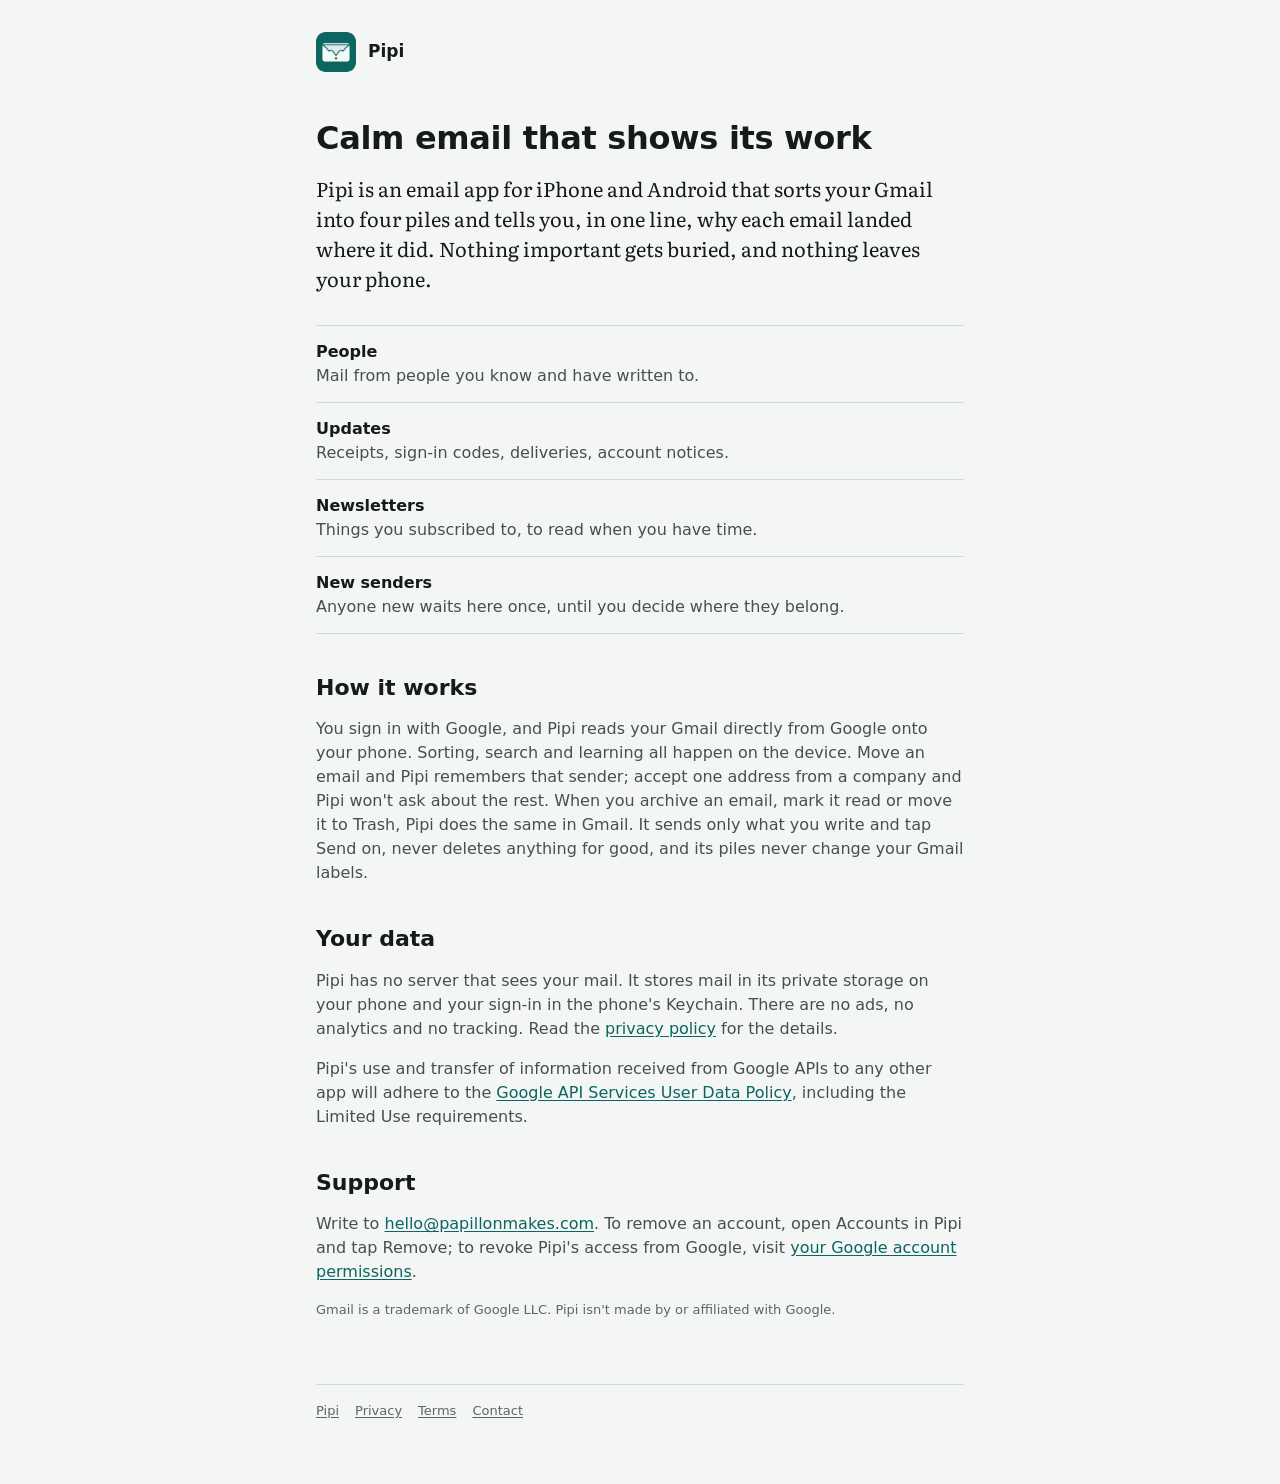
<file: index.html>
<!doctype html>
<html lang="en">
<head>
<meta charset="utf-8">
<meta name="viewport" content="width=device-width, initial-scale=1">
<title>Pipi, calm email for Gmail</title>
<meta name="description" content="Pipi sorts your Gmail into four piles on your phone and tells you why each email is where it is.">
<link rel="icon" href="icon-120.png">
<link rel="apple-touch-icon" href="icon-512.png">
<link rel="preconnect" href="https://fonts.googleapis.com">
<link rel="preconnect" href="https://fonts.gstatic.com" crossorigin>
<link href="https://fonts.googleapis.com/css2?family=Literata:opsz,wght@7..72,400;7..72,500&display=swap" rel="stylesheet">
<link rel="stylesheet" href="style.css">
</head>
<body>
<div class="wrap">
<header class="site"><a href="./"><img src="icon-120.png" alt=""><span>Pipi</span></a></header>

<h1>Calm email that shows its work</h1>
<p class="lede">Pipi is an email app for iPhone and Android that sorts your Gmail into four piles and tells you, in one line, why each email landed where it did. Nothing important gets buried, and nothing leaves your phone.</p>

<ul class="piles">
<li><b>People</b>Mail from people you know and have written to.</li>
<li><b>Updates</b>Receipts, sign-in codes, deliveries, account notices.</li>
<li><b>Newsletters</b>Things you subscribed to, to read when you have time.</li>
<li><b>New senders</b>Anyone new waits here once, until you decide where they belong.</li>
</ul>

<h2>How it works</h2>
<p>You sign in with Google, and Pipi reads your Gmail directly from Google onto your phone. Sorting, search and learning all happen on the device. Move an email and Pipi remembers that sender; accept one address from a company and Pipi won't ask about the rest. When you archive an email, mark it read or move it to Trash, Pipi does the same in Gmail. It sends only what you write and tap Send on, never deletes anything for good, and its piles never change your Gmail labels.</p>

<h2>Your data</h2>
<p>Pipi has no server that sees your mail. It stores mail in its private storage on your phone and your sign-in in the phone's Keychain. There are no ads, no analytics and no tracking. Read the <a href="privacy.html">privacy policy</a> for the details.</p>
<p>Pipi's use and transfer of information received from Google APIs to any other app will adhere to the <a href="https://developers.google.com/terms/api-services-user-data-policy">Google API Services User Data Policy</a>, including the Limited Use requirements.</p>

<h2>Support</h2>
<p>Write to <a href="mailto:hello@papillonmakes.com">hello@papillonmakes.com</a>. To remove an account, open Accounts in Pipi and tap Remove; to revoke Pipi's access from Google, visit <a href="https://myaccount.google.com/permissions">your Google account permissions</a>.</p>

<p class="meta">Gmail is a trademark of Google LLC. Pipi isn't made by or affiliated with Google.</p>

<footer class="site"><a href="./">Pipi</a><a href="privacy.html">Privacy</a><a href="terms.html">Terms</a><a href="mailto:hello@papillonmakes.com">Contact</a></footer>
</div>
</body>
</html>
</file>
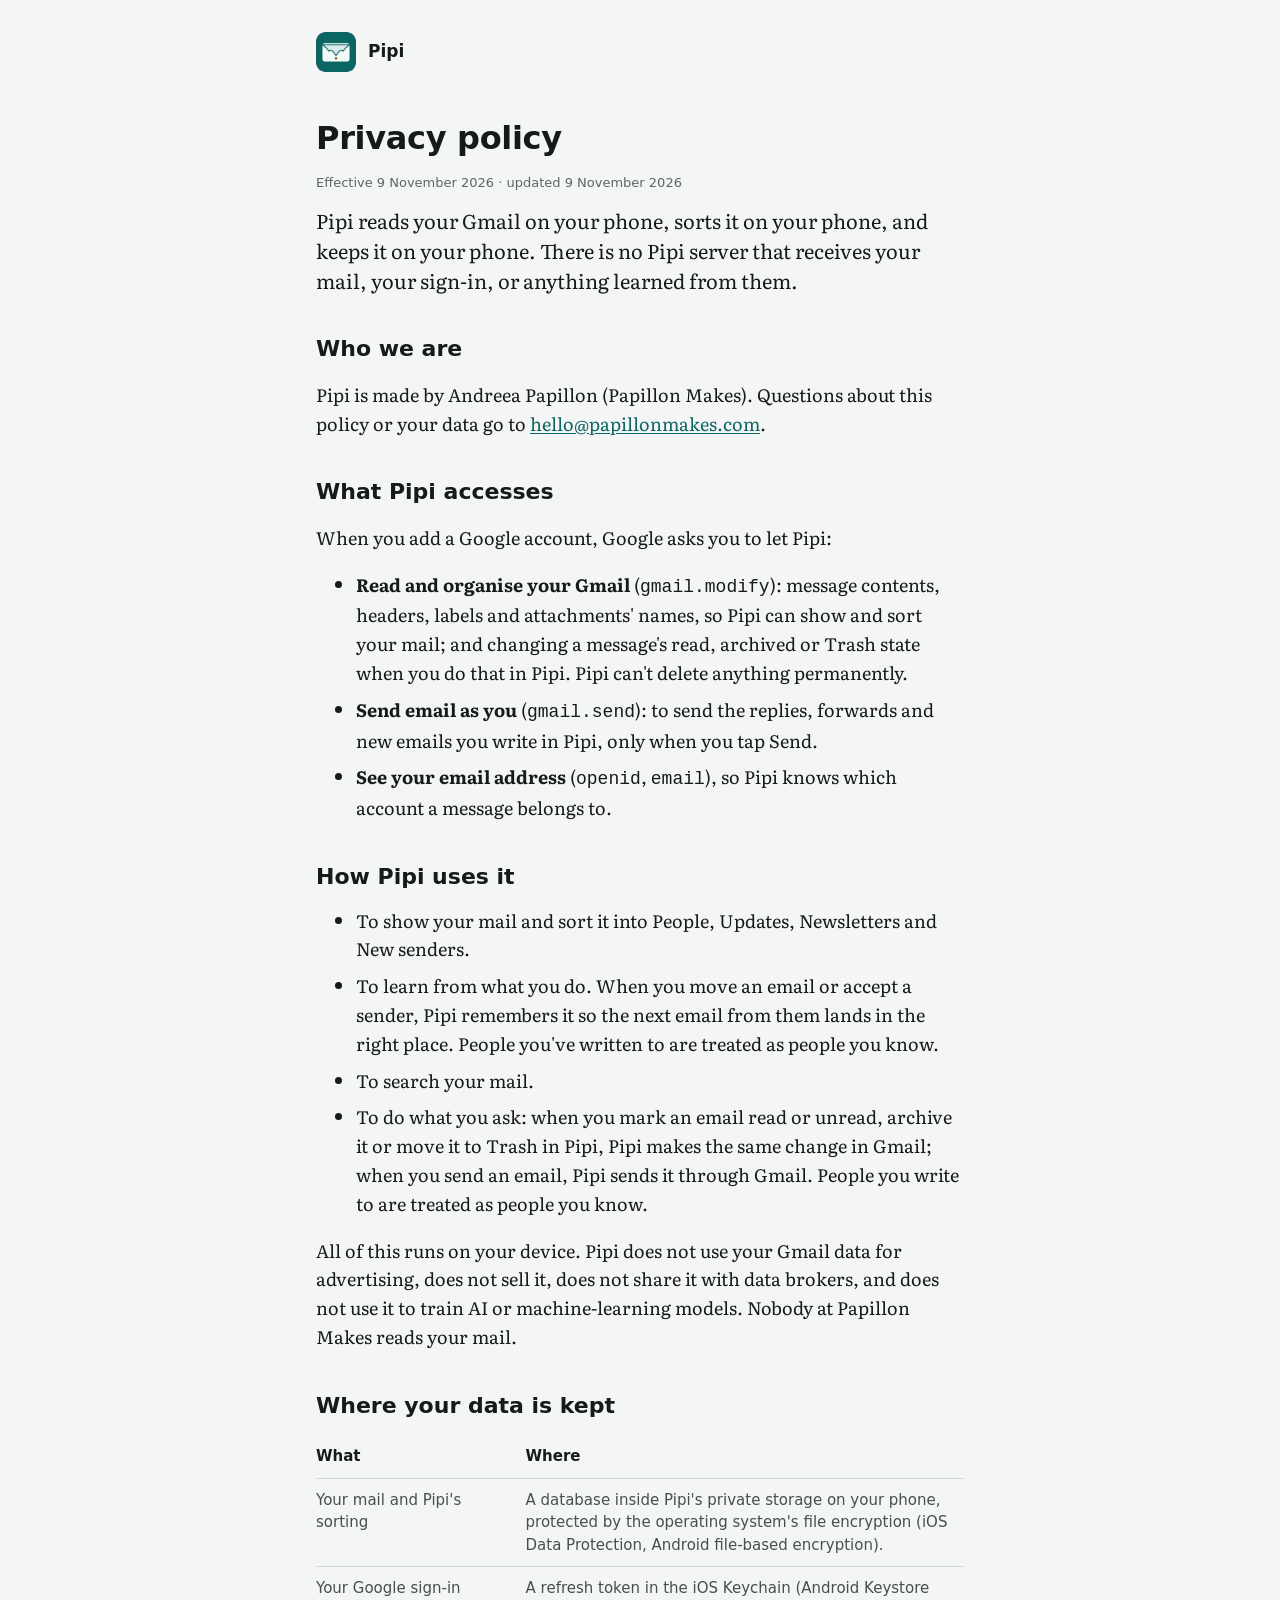
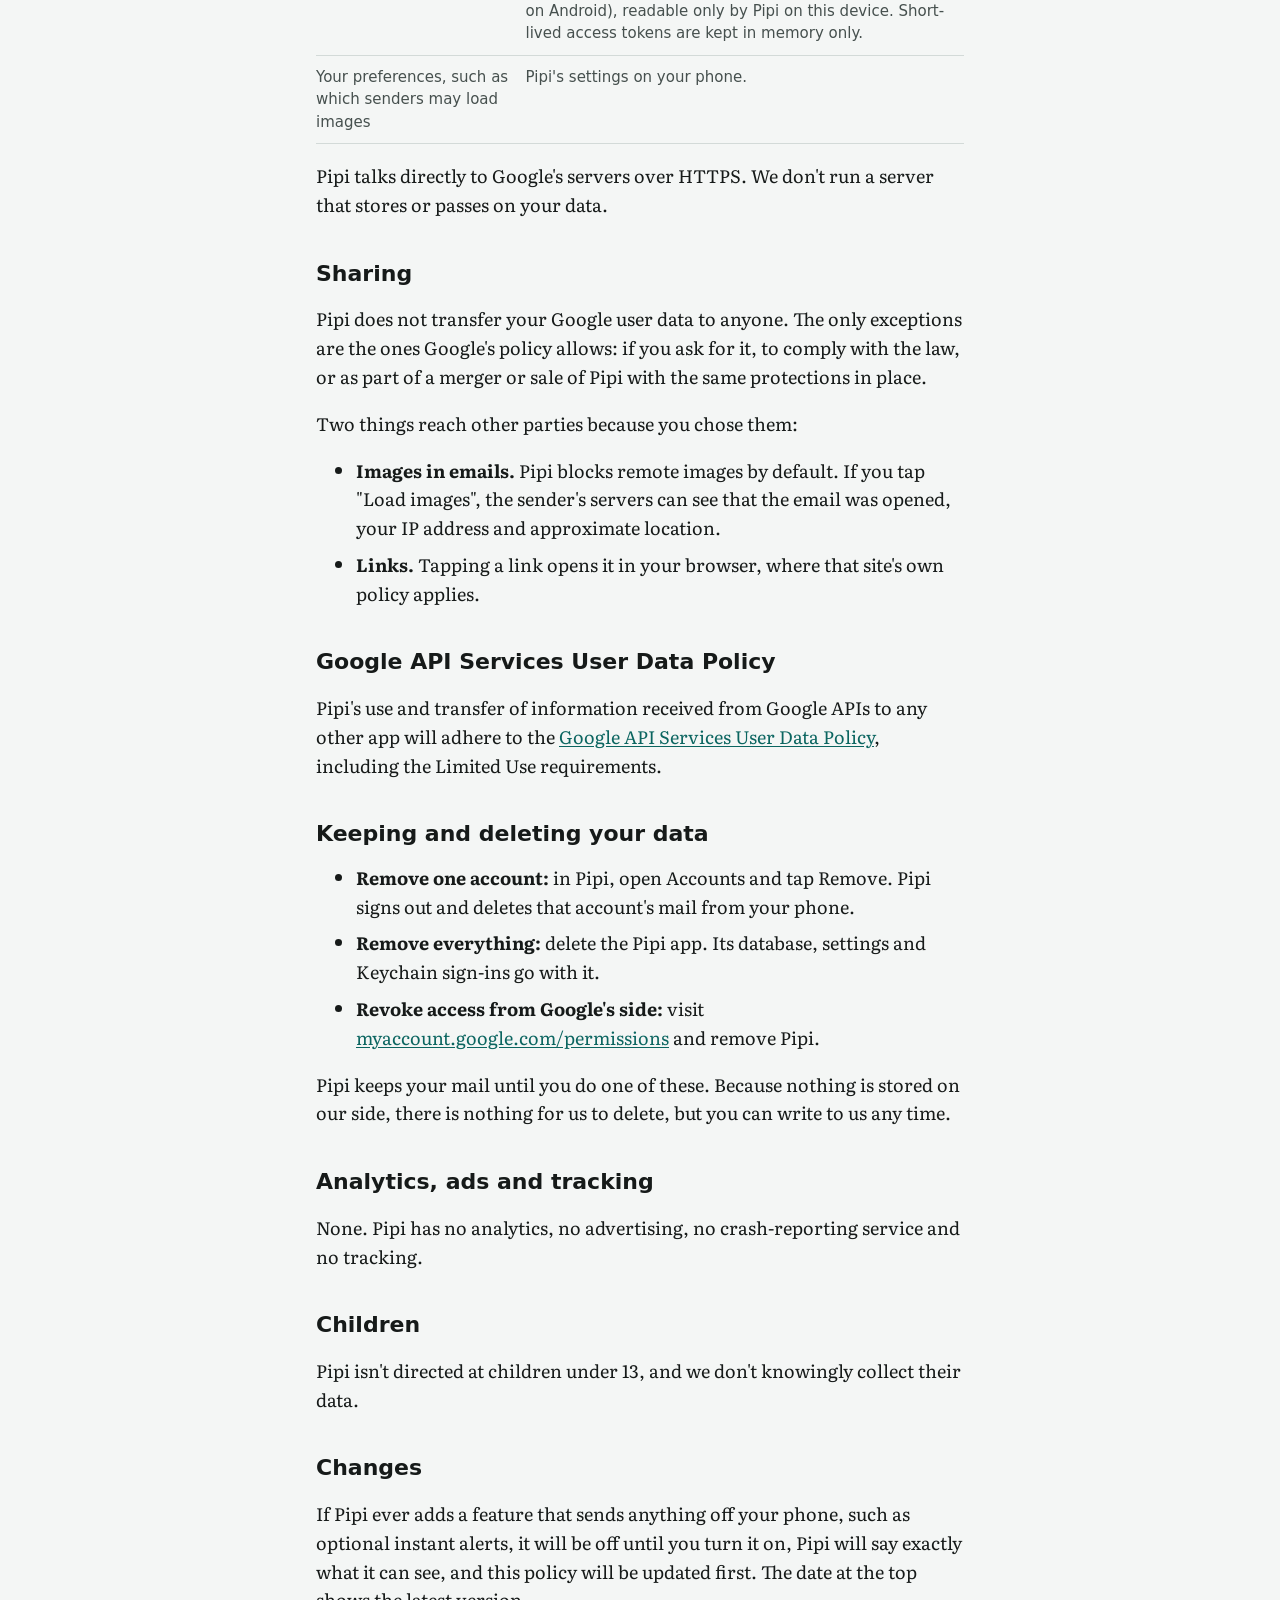
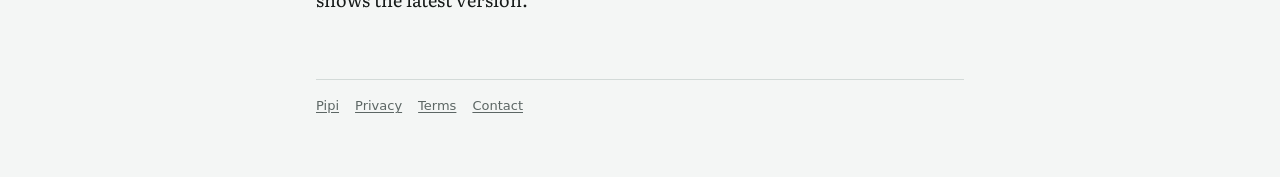
<file: privacy.html>
<!doctype html>
<html lang="en">
<head>
<meta charset="utf-8">
<meta name="viewport" content="width=device-width, initial-scale=1">
<title>Pipi privacy policy</title>
<meta name="description" content="How Pipi handles your Gmail: it reads mail on your phone, keeps it there, and sends it nowhere else.">
<link rel="icon" href="icon-120.png">
<link rel="apple-touch-icon" href="icon-512.png">
<link rel="preconnect" href="https://fonts.googleapis.com">
<link rel="preconnect" href="https://fonts.gstatic.com" crossorigin>
<link href="https://fonts.googleapis.com/css2?family=Literata:opsz,wght@7..72,400;7..72,500&display=swap" rel="stylesheet">
<link rel="stylesheet" href="style.css">
</head>
<body>
<div class="wrap">
<header class="site"><a href="./"><img src="icon-120.png" alt=""><span>Pipi</span></a></header>

<h1>Privacy policy</h1>
<p class="meta">Effective 9 November 2026 · updated 9 November 2026</p>

<p class="lede">Pipi reads your Gmail on your phone, sorts it on your phone, and keeps it on your phone. There is no Pipi server that receives your mail, your sign-in, or anything learned from them.</p>

<div class="letter">

<h2>Who we are</h2>
<p>Pipi is made by Andreea Papillon (Papillon Makes). Questions about this policy or your data go to <a href="mailto:hello@papillonmakes.com">hello@papillonmakes.com</a>.</p>

<h2>What Pipi accesses</h2>
<p>When you add a Google account, Google asks you to let Pipi:</p>
<ul>
<li><b>Read and organise your Gmail</b> (<code>gmail.modify</code>): message contents, headers, labels and attachments' names, so Pipi can show and sort your mail; and changing a message's read, archived or Trash state when you do that in Pipi. Pipi can't delete anything permanently.</li>
<li><b>Send email as you</b> (<code>gmail.send</code>): to send the replies, forwards and new emails you write in Pipi, only when you tap Send.</li>
<li><b>See your email address</b> (<code>openid</code>, <code>email</code>), so Pipi knows which account a message belongs to.</li>
</ul>

<h2>How Pipi uses it</h2>
<ul>
<li>To show your mail and sort it into People, Updates, Newsletters and New senders.</li>
<li>To learn from what you do. When you move an email or accept a sender, Pipi remembers it so the next email from them lands in the right place. People you've written to are treated as people you know.</li>
<li>To search your mail.</li>
<li>To do what you ask: when you mark an email read or unread, archive it or move it to Trash in Pipi, Pipi makes the same change in Gmail; when you send an email, Pipi sends it through Gmail. People you write to are treated as people you know.</li>
</ul>
<p>All of this runs on your device. Pipi does not use your Gmail data for advertising, does not sell it, does not share it with data brokers, and does not use it to train AI or machine-learning models. Nobody at Papillon Makes reads your mail.</p>

<h2>Where your data is kept</h2>
<table>
<tr><th>What</th><th>Where</th></tr>
<tr><td>Your mail and Pipi's sorting</td><td>A database inside Pipi's private storage on your phone, protected by the operating system's file encryption (iOS Data Protection, Android file-based encryption).</td></tr>
<tr><td>Your Google sign-in</td><td>A refresh token in the iOS Keychain (Android Keystore on Android), readable only by Pipi on this device. Short-lived access tokens are kept in memory only.</td></tr>
<tr><td>Your preferences, such as which senders may load images</td><td>Pipi's settings on your phone.</td></tr>
</table>
<p>Pipi talks directly to Google's servers over HTTPS. We don't run a server that stores or passes on your data.</p>

<h2>Sharing</h2>
<p>Pipi does not transfer your Google user data to anyone. The only exceptions are the ones Google's policy allows: if you ask for it, to comply with the law, or as part of a merger or sale of Pipi with the same protections in place.</p>

<p>Two things reach other parties because you chose them:</p>
<ul>
<li><b>Images in emails.</b> Pipi blocks remote images by default. If you tap "Load images", the sender's servers can see that the email was opened, your IP address and approximate location.</li>
<li><b>Links.</b> Tapping a link opens it in your browser, where that site's own policy applies.</li>
</ul>

<h2>Google API Services User Data Policy</h2>
<p>Pipi's use and transfer of information received from Google APIs to any other app will adhere to the <a href="https://developers.google.com/terms/api-services-user-data-policy">Google API Services User Data Policy</a>, including the Limited Use requirements.</p>

<h2>Keeping and deleting your data</h2>
<ul>
<li><b>Remove one account:</b> in Pipi, open Accounts and tap Remove. Pipi signs out and deletes that account's mail from your phone.</li>
<li><b>Remove everything:</b> delete the Pipi app. Its database, settings and Keychain sign-ins go with it.</li>
<li><b>Revoke access from Google's side:</b> visit <a href="https://myaccount.google.com/permissions">myaccount.google.com/permissions</a> and remove Pipi.</li>
</ul>
<p>Pipi keeps your mail until you do one of these. Because nothing is stored on our side, there is nothing for us to delete, but you can write to us any time.</p>

<h2>Analytics, ads and tracking</h2>
<p>None. Pipi has no analytics, no advertising, no crash-reporting service and no tracking.</p>

<h2>Children</h2>
<p>Pipi isn't directed at children under 13, and we don't knowingly collect their data.</p>

<h2>Changes</h2>
<p>If Pipi ever adds a feature that sends anything off your phone, such as optional instant alerts, it will be off until you turn it on, Pipi will say exactly what it can see, and this policy will be updated first. The date at the top shows the latest version.</p>

</div>

<footer class="site"><a href="./">Pipi</a><a href="privacy.html">Privacy</a><a href="terms.html">Terms</a><a href="mailto:hello@papillonmakes.com">Contact</a></footer>
</div>
</body>
</html>
</file>
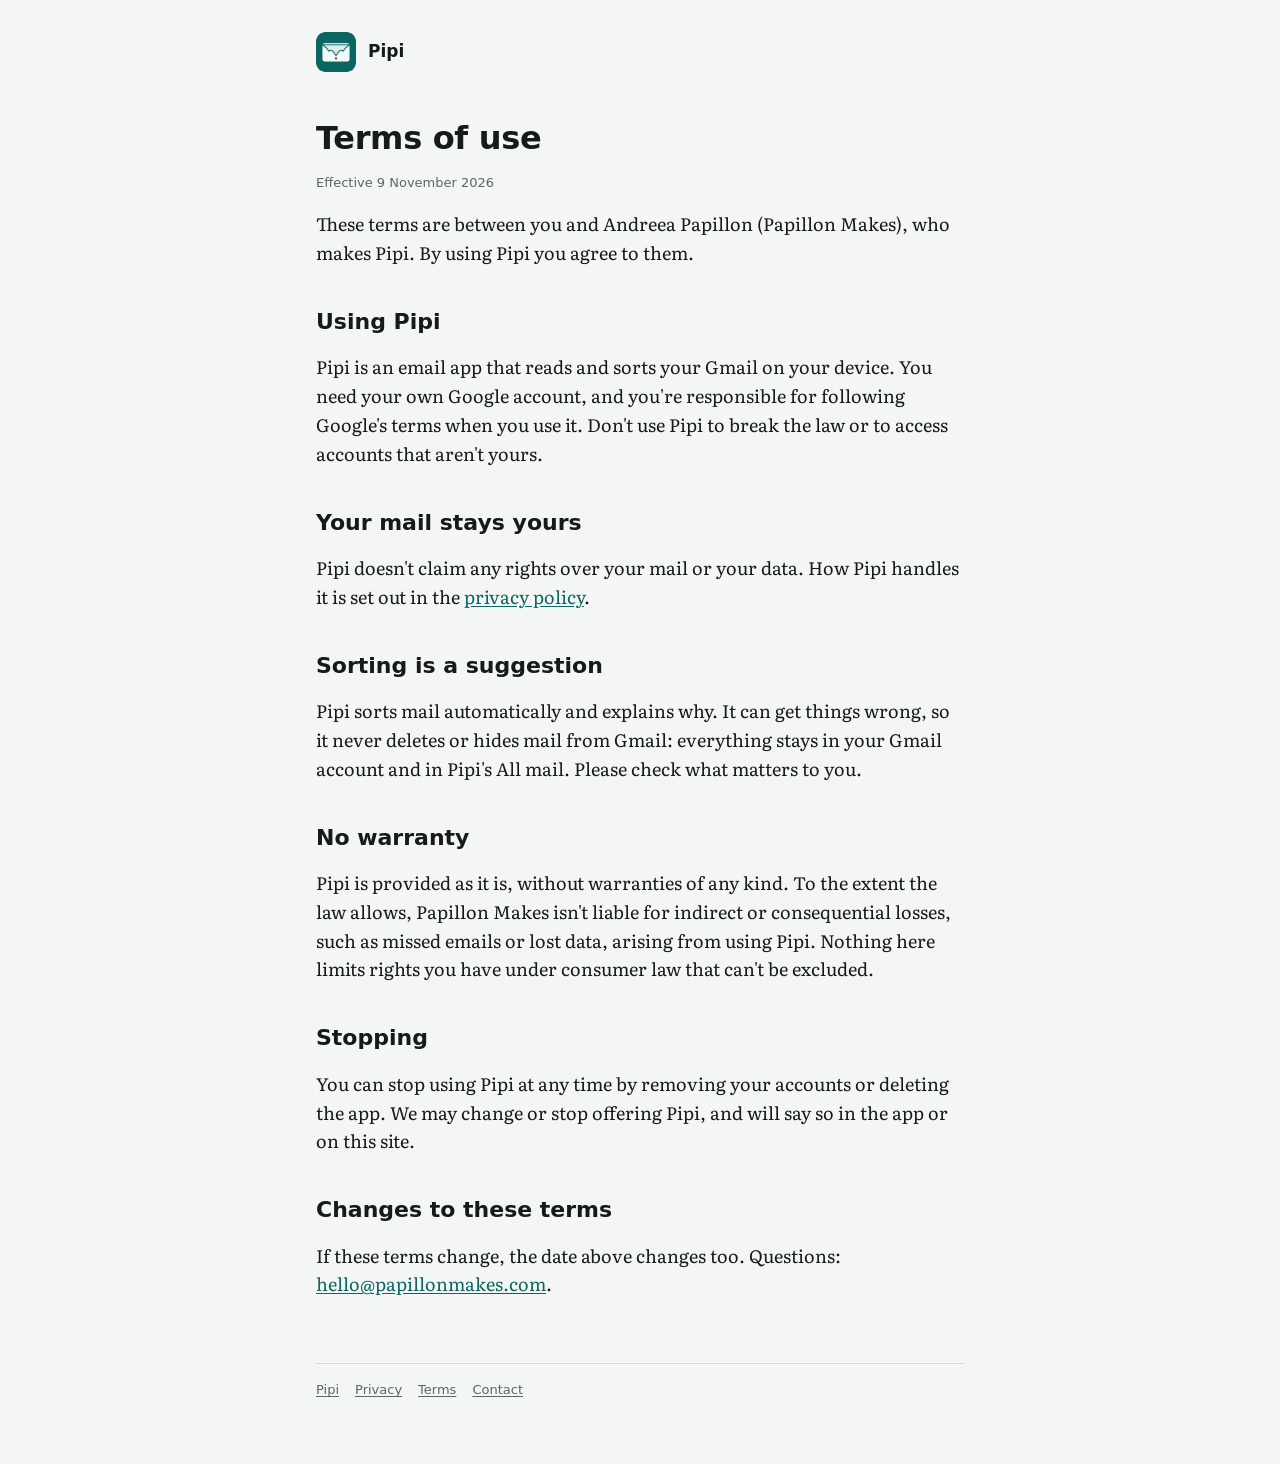
<file: terms.html>
<!doctype html>
<html lang="en">
<head>
<meta charset="utf-8">
<meta name="viewport" content="width=device-width, initial-scale=1">
<title>Pipi terms of use</title>
<meta name="description" content="The terms for using Pipi, a calm email app for Gmail.">
<link rel="icon" href="icon-120.png">
<link rel="apple-touch-icon" href="icon-512.png">
<link rel="preconnect" href="https://fonts.googleapis.com">
<link rel="preconnect" href="https://fonts.gstatic.com" crossorigin>
<link href="https://fonts.googleapis.com/css2?family=Literata:opsz,wght@7..72,400;7..72,500&display=swap" rel="stylesheet">
<link rel="stylesheet" href="style.css">
</head>
<body>
<div class="wrap">
<header class="site"><a href="./"><img src="icon-120.png" alt=""><span>Pipi</span></a></header>

<h1>Terms of use</h1>
<p class="meta">Effective 9 November 2026</p>

<div class="letter">
<p>These terms are between you and Andreea Papillon (Papillon Makes), who makes Pipi. By using Pipi you agree to them.</p>

<h2>Using Pipi</h2>
<p>Pipi is an email app that reads and sorts your Gmail on your device. You need your own Google account, and you're responsible for following Google's terms when you use it. Don't use Pipi to break the law or to access accounts that aren't yours.</p>

<h2>Your mail stays yours</h2>
<p>Pipi doesn't claim any rights over your mail or your data. How Pipi handles it is set out in the <a href="privacy.html">privacy policy</a>.</p>

<h2>Sorting is a suggestion</h2>
<p>Pipi sorts mail automatically and explains why. It can get things wrong, so it never deletes or hides mail from Gmail: everything stays in your Gmail account and in Pipi's All mail. Please check what matters to you.</p>

<h2>No warranty</h2>
<p>Pipi is provided as it is, without warranties of any kind. To the extent the law allows, Papillon Makes isn't liable for indirect or consequential losses, such as missed emails or lost data, arising from using Pipi. Nothing here limits rights you have under consumer law that can't be excluded.</p>

<h2>Stopping</h2>
<p>You can stop using Pipi at any time by removing your accounts or deleting the app. We may change or stop offering Pipi, and will say so in the app or on this site.</p>

<h2>Changes to these terms</h2>
<p>If these terms change, the date above changes too. Questions: <a href="mailto:hello@papillonmakes.com">hello@papillonmakes.com</a>.</p>
</div>

<footer class="site"><a href="./">Pipi</a><a href="privacy.html">Privacy</a><a href="terms.html">Terms</a><a href="mailto:hello@papillonmakes.com">Contact</a></footer>
</div>
</body>
</html>
</file>
<file: style.css>
:root {
  --bg: #F4F6F5;
  --surface: #FBFCFC;
  --ink: #161A19;
  --slate: #46504E;
  --driftwood: #5C6664;
  --tideline: #D3DAD8;
  --lagoon: #0B6560;
  --lagoon-wash: #DCEDEB;
  --amber: #8A5300;
  --amber-wash: #F6EBD6;
  --sans: -apple-system, "SF Pro Text", Roboto, system-ui, sans-serif;
  --serif: Literata, "Iowan Old Style", Georgia, serif;
}

@media (prefers-color-scheme: dark) {
  :root {
    --bg: #101413;
    --surface: #171C1B;
    --ink: #E6EBEA;
    --slate: #A9B3B1;
    --driftwood: #8D9896;
    --tideline: #2A3230;
    --lagoon: #5CC2B9;
    --lagoon-wash: #16322F;
    --amber: #F0B657;
    --amber-wash: #2E2414;
  }
}

* { box-sizing: border-box; }

html { -webkit-text-size-adjust: 100%; }

body {
  margin: 0;
  background: var(--bg);
  color: var(--ink);
  font: 16px/1.5 var(--sans);
}

.wrap {
  max-width: 680px;
  margin: 0 auto;
  padding: 32px 16px 64px;
}

header.site {
  display: flex;
  align-items: center;
  gap: 12px;
  margin-bottom: 48px;
}

header.site a { color: inherit; text-decoration: none; display: flex; align-items: center; gap: 12px; }
header.site img { width: 40px; height: 40px; border-radius: 9px; }
header.site span { font-weight: 600; font-size: 17px; }

h1 {
  font-size: 32px;
  line-height: 1.15;
  letter-spacing: -0.01em;
  margin: 0 0 16px;
}

h2 {
  font-size: 22px;
  line-height: 1.25;
  margin: 40px 0 12px;
}

h3 {
  font-size: 17px;
  margin: 24px 0 8px;
}

p, li { color: var(--slate); }

.lede {
  font: 20px/1.5 var(--serif);
  color: var(--ink);
  margin: 0 0 32px;
}

.letter p, .letter li {
  font: 18px/1.6 var(--serif);
  color: var(--ink);
}

.letter li + li { margin-top: 8px; }

.meta { font-size: 13px; color: var(--driftwood); }

a { color: var(--lagoon); text-underline-offset: 2px; }

.note {
  background: var(--amber-wash);
  border-radius: 12px;
  padding: 16px 20px;
  margin: 32px 0;
}

.note p { color: var(--ink); margin: 0; }

.piles {
  list-style: none;
  padding: 0;
  margin: 0 0 32px;
  border-top: 1px solid var(--tideline);
}

.piles li {
  padding: 14px 0;
  border-bottom: 1px solid var(--tideline);
  color: var(--slate);
}

.piles b { color: var(--ink); display: block; font-weight: 600; }

table { border-collapse: collapse; width: 100%; font-size: 15px; margin: 16px 0; }
th, td { text-align: left; vertical-align: top; padding: 10px 12px 10px 0; border-bottom: 1px solid var(--tideline); }
th { color: var(--ink); font-weight: 600; }
td { color: var(--slate); }

footer.site {
  margin-top: 64px;
  padding-top: 16px;
  border-top: 1px solid var(--tideline);
  font-size: 13px;
  color: var(--driftwood);
}

footer.site a { color: var(--driftwood); margin-right: 16px; }
</file>
